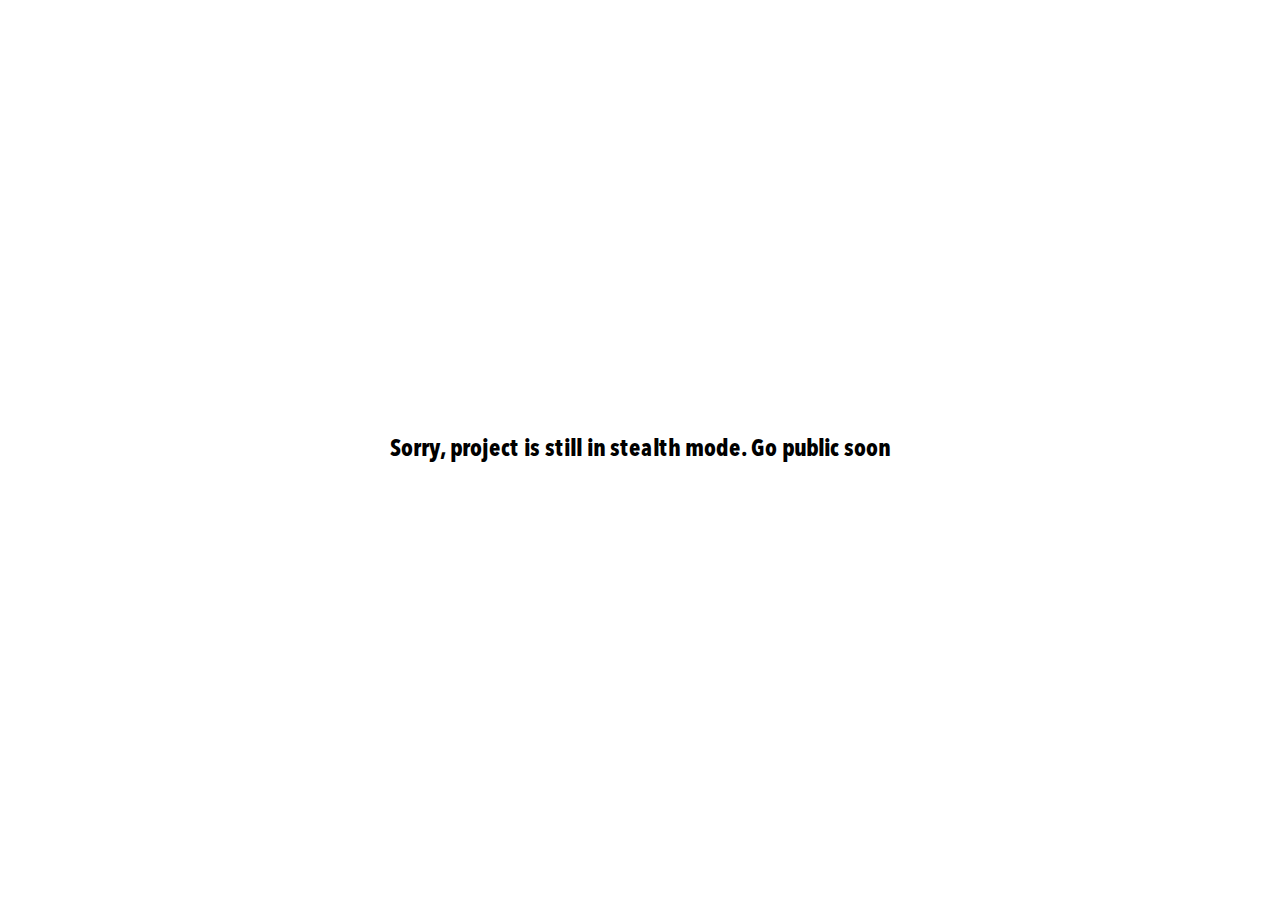
<file: akira.html>
<!DOCTYPE html>
<html lang="en" dir="ltr">

<head>
    <meta charset="utf-8">
    <title>Project Akira</title>
    <meta name="viewport" content="width=device-width,minimum-scale=1.0,maximum-scale=1.0,user-scalable=no">

    <link rel="shortcut icon" href="assets/favicon.ico" type="image/x-icon">
    <link rel="apple-touch-icon" sizes="180x180" href="assets/apple-touch-icon.png">
    <link rel="icon" type="image/png" sizes="32x32" href="assets/favicon-32x32.png">
    <link rel="icon" type="image/png" sizes="16x16" href="assets/favicon-16x16.png">

    <meta name="msapplication-TileColor" content="#da532c">
    <meta name="theme-color" content="#ffffff">
    <meta name="description" content="Project Akira">
    <meta property="og:title" content="Project Akira">
    <meta property="og:description"
        content="The beginning of a whole ecosystem for our community, Quality-focused, high-end avatars, ready for the Metaverse.">
    <meta property="og:type" content="website">
    <meta property="og:site_name" content="Project Akira">
    <meta property="og:url" content="https://jerrysu.net/akira.html">
    <meta itemprop="name" content="Project Akira">
    <meta itemprop="description"
        content="The beginning of a whole ecosystem for our community, Quality-focused, high-end avatars, ready for the Metaverse.">
    <meta itemprop="image" content="https://jerrysu.net/assets/akira-share.jpg">

    <link rel="stylesheet" href="style.css?version=0.1.0">
</head>

<body style="display: flex; justify-content: center;align-items: center; flex-direction: column;">
    <h2 style="font-family: AvenirBold">Sorry, project is still in stealth mode. Go public soon</h2>
</body>

</html>
</file>
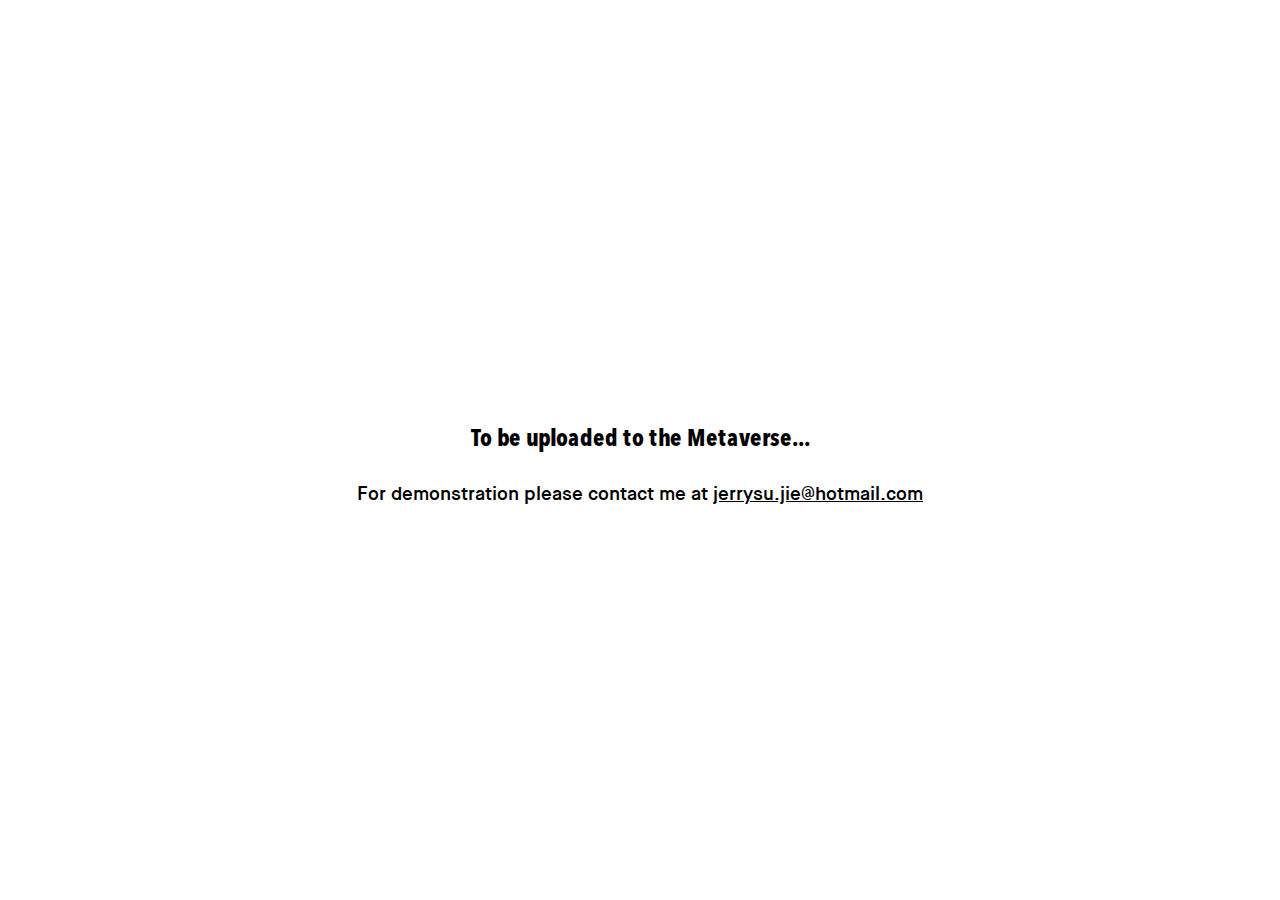
<file: earlier-projects.html>
<!DOCTYPE html>
<html lang="en" dir="ltr">

<head>
    <meta charset="utf-8">
    <title>Project Akira</title>
    <meta name="viewport" content="width=device-width,minimum-scale=1.0,maximum-scale=1.0,user-scalable=no">

    <link rel="shortcut icon" href="assets/favicon.ico" type="image/x-icon">
    <link rel="apple-touch-icon" sizes="180x180" href="assets/apple-touch-icon.png">
    <link rel="icon" type="image/png" sizes="32x32" href="assets/favicon-32x32.png">
    <link rel="icon" type="image/png" sizes="16x16" href="assets/favicon-16x16.png">

    <meta name="msapplication-TileColor" content="#da532c">
    <meta name="theme-color" content="#ffffff">
    <meta name="description" content="Project Akira">
    <meta property="og:title" content="Project Akira">
    <meta property="og:description"
        content="The beginning of a whole ecosystem for our community, Quality-focused, high-end avatars, ready for the Metaverse.">
    <meta property="og:type" content="website">
    <meta property="og:site_name" content="Project Akira">
    <meta property="og:url" content="https://jerrysu.net/akira.html">
    <meta itemprop="name" content="Project Akira">
    <meta itemprop="description"
        content="The beginning of a whole ecosystem for our community, Quality-focused, high-end avatars, ready for the Metaverse.">
    <meta itemprop="image" content="https://jerrysu.net/assets/akira-share.jpg">

    <link rel="stylesheet" href="style.css?version=0.1.0">
</head>

<body style="display: flex; justify-content: center;align-items: center; flex-direction: column;">
    <h2 style="font-family: AvenirBold; margin: 2rem">To be uploaded to the Metaverse...</h2>
    <p style="font-family: MaisonDemiDemi; font-size: 1.2rem">For demonstration please contact me at <a href="mailto:someone@example.com">jerrysu.jie@hotmail.com</a></p>
</body>

</html>
</file>
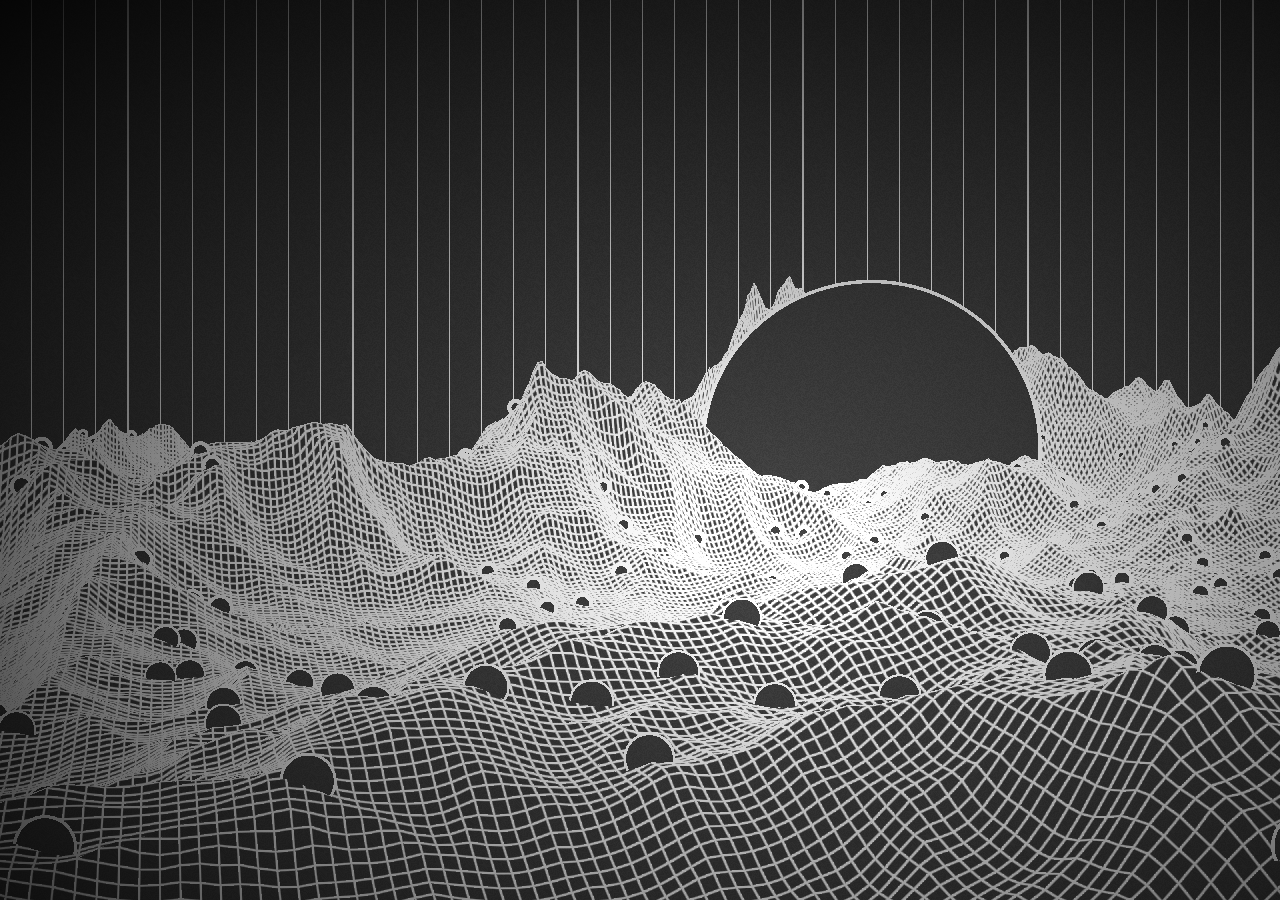
<file: lunar.html>
<!DOCTYPE html>
<html>

<head>
    <meta charset="utf-8">
    <meta name="viewport" content="">
    <script type="text/javascript">
        (function (doc) {

            var addEvent = 'addEventListener',
                type = 'gesturestart',
                qsa = 'querySelectorAll',
                scales = [.8, .8],
                meta = qsa in doc ? doc[qsa]('meta[name=viewport]') : [];

            function fix() {
                meta.content = 'width=device-width,minimum-scale=' + scales[0] + ',maximum-scale=' + scales[1];
                doc.removeEventListener(type, fix, true);
            }

            if ((meta = meta[meta.length - 1]) && addEvent in doc) {
                fix();
                scales = [.9, .9];
                doc[addEvent](type, fix, true);
            }
        }(document));
    </script>
    <title>Lunar Terrain Simulation | 探月地貌模拟</title>

    <meta name="description" content="Jerry XR Lab / Creative Technologist / WebXR Dev">

    <meta property="og:title" content="Jerry XR Lab / Creative Technologist / WebXR Dev">
    <meta property="og:description" content="Jerry XR Lab / Creative Technologist / WebXR Dev based in London.">
    <meta property="og:type" content="website" />
    <meta property="og:image" content="http://jerry.ninja/assets/fb2.jpg">
    <meta property="og:image:type" content="image/jpeg">
    <meta property="og:image:width" content="1230">
    <meta property="og:image:height" content="600">
    <meta property="og:site_name" content="Jerry XR Lab / Creative Technologist / WebXR Dev">
    <meta property="og:url" content="https://jerrysu.net">

    <meta itemprop="name" content="Jerry XR Lab / Creative Technologist / WebXR Dev">
    <meta itemprop="description" content="Jerry XR Lab / Creative Technologist / WebXR Dev">
    <meta itemprop="image" content="http://jerry.ninja/assets/fb2.jpg">

    <link rel="shortcut icon" href="media/favicon.ico" type="image/x-icon">
    <link rel="icon" href="media/favicon.ico" type="image/x-icon">

    <meta name="author" content="Jerry Su">

    <link rel="stylesheet" href="style.css?version=0.1.0">


</head>

<body>
    <div class='fonts-load'>

        <div style="font-family:'maisonneue-demi-webfont'">&nbsp;</div>

    </div>

    <div class='wrapper'></div>

    <script src="js/lunar.bundle.js?version=0.1.0"></script>

</body>

</html>
</file>
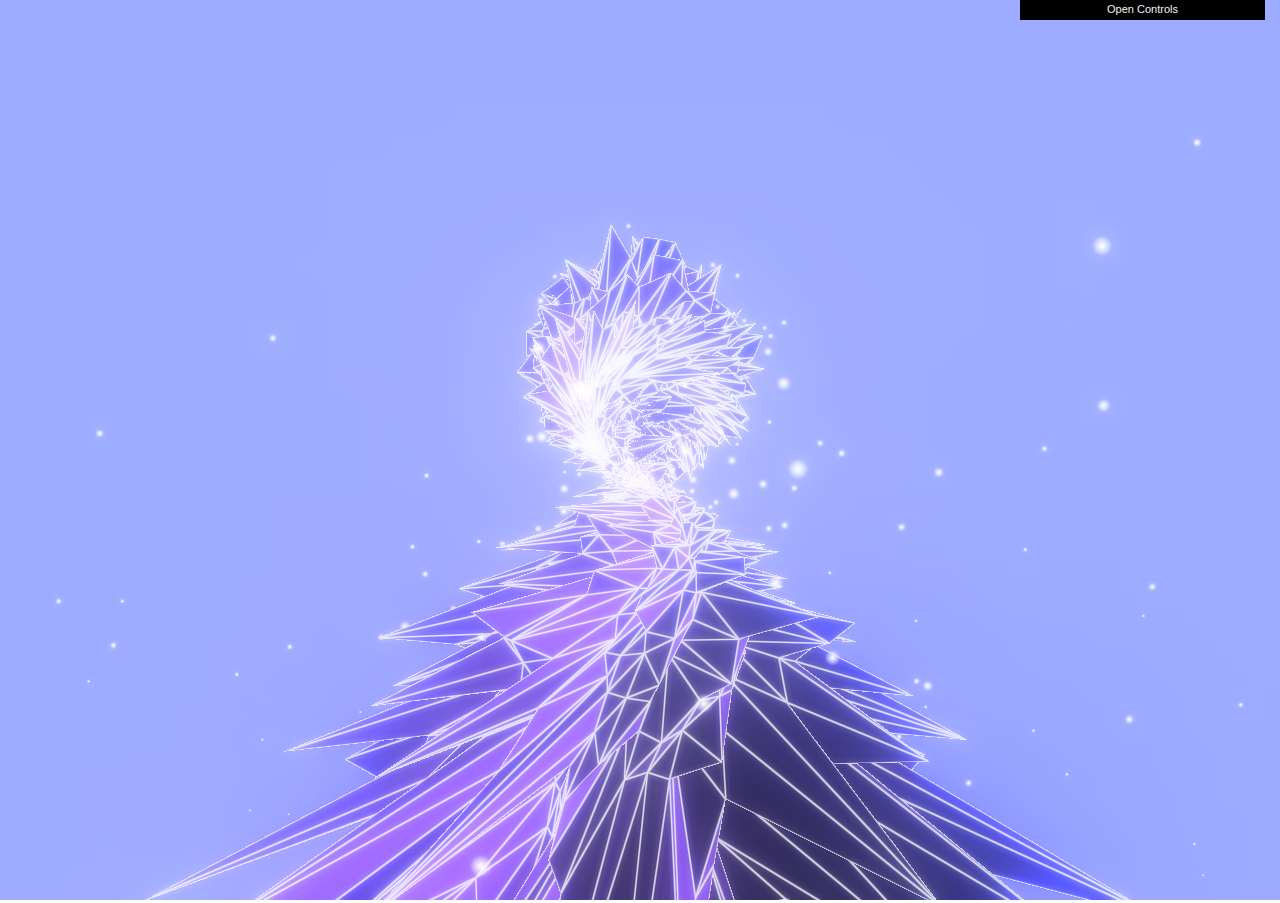
<file: tornado.html>
<!DOCTYPE html>
<html>
    <head>
        <meta charset="utf-8">
        <meta name="viewport" content="">
        <script type="text/javascript">
            (function(doc) {

                var addEvent = 'addEventListener',
                    type = 'gesturestart',
                    qsa = 'querySelectorAll',
                    scales = [.8, .8],
                    meta = qsa in doc ? doc[qsa]('meta[name=viewport]') : [];

                function fix() {
                    meta.content = 'width=device-width,minimum-scale=' + scales[0] + ',maximum-scale=' + scales[1];
                    doc.removeEventListener(type, fix, true);
                }

                if ((meta = meta[meta.length - 1]) && addEvent in doc) {
                    fix();
                    scales = [.9, .9];
                    doc[addEvent](type, fix, true);
                }
            }(document));
        </script>
        <title>Tornado | 龙卷风</title>

        <meta name="description" content="Jerry XR Lab/ Creative Technologist / AR/MR/VR">

        <meta property="og:title" content="Jerry XR Lab/ Creative Technologist / AR/MR/VR">
        <meta property="og:description" content="Jerry XR Lab/ Creative Technologist / AR/MR/VR / based in Shenzhen/Guangzhou.">
        <meta property="og:type"  content="website" /> 
        <meta property="og:image" content="http://jerry.ninja/assets/fb2.jpg">
        <meta property="og:image:type" content="image/jpeg">
        <meta property="og:image:width" content="1230">
        <meta property="og:image:height" content="600">
        <meta property="og:site_name" content="Jerry XR Lab/ Creative Technologist / AR/MR/VR">
        <meta property="og:url" content="http://jerrysu.net">

        <meta itemprop="name" content="Jerry XR Lab/ Creative Technologist / AR/MR/VR">
        <meta itemprop="description" content="Jerry XR Lab/ Creative Technologist / AR/MR/VR ">
        <meta itemprop="image" content="http://jerry.ninja/assets/fb2.jpg">

        <link rel="shortcut icon" href="assets/favicon.ico" type="image/x-icon">
        <link rel="apple-touch-icon" sizes="180x180" href="assets/apple-touch-icon.png">
        <link rel="icon" type="image/png" sizes="32x32" href="assets/favicon-32x32.png">
        <link rel="icon" type="image/png" sizes="16x16" href="assets/favicon-16x16.png">
        <!-- TODO site manifest -->
        <!-- <link rel="manifest" href="assets/site.webmanifest"> -->

        <meta name="author" content="Jerry XR Lab">
        
        <link rel="stylesheet" href="tornado.css?version=1.0">


    </head>

    <body>

        <div class='fonts-load'>

          <div style="font-family:'maisonneue-demi-webfont'">&nbsp;</div>

        </div>


        <div class='wrapper'></div>
 

        <script src="js/tornado.bundle.js?version=1.0"></script>     
       
    </body>
    
</html>
</file>
<file: style.css>
@font-face {
    font-family: AvenirBold;
    font-style: normal;
    src: url("assets/AvenirNextLTPro-BoldCn.ttf")
}

@font-face {
    font-family: AvenirLight;
    font-style: normal;
    src: url("assets/avenirnextltpro-ultltcn.ttf")
}

@font-face {
    font-family: MaisonBook;
    font-style: normal;
    src: url("assets/MaisonNeue-Bold.ttf")
}

@font-face {
    font-family: MaisonDemiDemi;
    font-style: normal;
    src: url("assets/maisonneue-demi-webfont.ttf")
}

h1 {
    font-weight: initial
}

h2 {
    font-weight: initial
}

p {
    font-weight: initial
}

html {
    box-sizing: border-box;
    border-collapse: collapse;
    line-height: 1;
    font-family: sans-serif
}

* {
    margin: 0;
    padding: 0;
    border-collapse: inherit
}

*,*:before,*:after {
    box-sizing: inherit
}

body {
    position: relative
}

[hidden] {
    display: none !important
}

ul,ol,menu {
    list-style: none
}

a {
    color: inherit
}

fieldset {
    border: none
}

body {
    position: absolute;
    width: 100%;
    height: 100%;
    background-color: #fff;
    overflow: hidden;
    -webkit-appearance: none
}

body::-webkit-scrollbar {
    width: 0
}

body::-webkit-scrollbar-track-piece {
    background-color: transparent;
    -webkit-border-radius: 6px
}

.overflow {
    overflow: hidden
}

.wrapper {
    width: 100%;
    height: 100%
}

.scroll .wrapper {
    margin-bottom: 200px
}

.main {
    width: 100%;
    height: 100%;
}

.main canvas {
    position: absolute;
    margin: auto;
    display: block;
    -webkit-transform: translateY(-50%) translateX(-50%);
    transform: translateY(-50%) translateX(-50%);
    top: 50%;
    left: 50%;
    background-color: #000;
    opacity: 0;
    -webkit-transition: opacity 2s;
    transition: opacity 2s
}

#title-container {
    pointer-events: none;
    position: absolute;
    color: #000;
    line-height: 30px;
    top: 0;
    margin: auto;
    text-align: center;
    display: block;
    left: 0;
    right: 0;
    margin: auto;
    top: 128px;
    text-transform: uppercase;
    text-rendering: geometricPrecision;
}

#title-container h1 {
    font-size: 40px;
    letter-spacing: 5px;
    font-family: AvenirBold
}

#title-container h2 {
    font-family: AvenirLight;
    font-size: 23px;
    letter-spacing: 3.9px;
    line-height: 5px;
    margin-top: 25px;
    margin-bottom: 3px
}

#title-container #sub-jap {
    font-family: AvenirLight;
    font-size: 17px;
    letter-spacing: 1px;
    line-height: 38px;
    font-weight: 100
}

#title-container p {
    font-family: AvenirLight;
    margin-left: 3px;
    font-size: 15px;
    letter-spacing: 1px;
    line-height: 21px
}

@media only screen and (max-width: 375px) {
    .phone #title-container {
        top:80px;
    }

    .phone #title-container h1 {
        font-size: 30px;
        line-height: 10px
    }

    .phone #title-container h2 {
        font-size: 16.8px;
        margin-top: 20px
    }

    .phone #title-container #sub-jap {
        font-size: 12.6px;
        line-height: 30px
    }

    .phone #title-container p {
        font-size: 11.16px
    }
}

@media only screen and (max-width: 320px) {
    .phone #title-container {
        top:80px;
    }

    .phone #title-container h1 {
        font-size: 25px;
        line-height: 10px
    }

    .phone #title-container h2 {
        font-size: 14px;
        margin-top: 20px
    }

    .phone #title-container #sub-jap {
        font-size: 10.5px;
        line-height: 30px
    }

    .phone #title-container p {
        font-size: 9.3px
    }
}

.landscape #title-container {
    top: 50px !important
}

#img-container {
    display: none;
    position: fixed;
    width: 380px;
    height: 110px;
    text-align: center;
    right: -100px;
    bottom: 3px;
    z-index: 50;
    margin: auto;
    -webkit-transform: scale(.5);
    transform: scale(.5);
    opacity: 0;
    -webkit-transition: opacity 1s;
    transition: opacity 1s;
}

#img-container a {
    color: #000;
    cursor: pointer;
    margin: 0;
    margin-right: 20px;
    width: 70px;
    height: 70px;
    display: inline-block;
    background-size: 100%
}

.phone #img-container {
    -webkit-transform: scale(.4);
    transform: scale(.4);
    text-align: initial;
    left: calc(100% - 290px);
    margin: initial;
    bottom: -15px
}

.fonts-load {
    opacity: 0;
    width: 0;
    height: 0
}

#linkedin {
    background-image: url("../media/social/linkedin_hover.png");
    -webkit-filter: grayscale(100%);
    filter: grayscale(100%);
    background-size: 120% 120%;
    background-position: center;
    border-radius: 50%;
    border: 1px solid #000;
    background-repeat: no-repeat;
}

#linkedin:hover {
    background-image: url("../media/social/linkedin.png")
}

#codepen {
    background-image: url("../media/social/codepen_hover.png");
    -webkit-filter: grayscale(100%);
    filter: grayscale(100%);
    background-size: 120% 120%;
    background-position: center;
    border-radius: 50%;
    border: 1px solid #000;
    background-repeat: no-repeat;
}

#codepen:hover {
    background-image: url("../media/social/codepen.png")
}

#twitter {
    background-image: url("../media/social/twitter_hover.png");
    -webkit-filter: grayscale(100%);
    filter: grayscale(100%);
    background-size: 120% 120%;
    background-position: center;
    border-radius: 50%;
    border: 1px solid #000;
    background-repeat: no-repeat
}

#twitter:hover {
    background-image: url("../media/social/twitter.png")
}

#tumblr {
    background-image: url("../media/social/tumblr_hover.png");
    -webkit-filter: grayscale(100%);
    filter: grayscale(100%);
    background-size: 120% 120%;
    background-position: center;
    border-radius: 50%;
    border: 1px solid #000;
    background-repeat: no-repeat;
}

#tumblr:hover {
    background-image: url("../media/social/tumblr.png")
}

.init {
    font-family: Avenir;
    color: #000;
    position: absolute;
    top: 25px;
    left: 25px
}

.hue-field {
    position: absolute
}

.available {
    position: fixed;
    z-index: 100;
    top: -2px;
    left: 25px;
    padding: 0;
    opacity: 0;
}

.available .available-text {
    text-rendering: geometricPrecision;
    font-family: AvenirLight;
    color: #000;
    font-size: 14px;
    display: inline-block;
    text-transform: initial
}

.available .available-status {
    width: 5px;
    height: 5px;
    border-radius: 50%;
    display: inline-block;
    margin-bottom: 1px
}

.available.on .available-status {
    background-color: #37eb15
}

.available.off .available-status {
    background-color: #f00
}

.caroussel .caroussel-content {
    width: 100%;
    height: 100%;
    display: none
}

.video-container {
    overflow: hidden;
    width: 100%;
    height: 100%
}

.labbutton {
    color: #000;
    position: absolute;
    bottom: 50px;
    left: 0;
    right: 0;
    display: block;
    margin: auto;
    text-align: center;
    cursor: pointer;
    padding: 10px;
    font-size: 12px;
    text-transform: uppercase;
    padding: 12px;
    border: 1px solid #000;
    width: 150px;
    opacity: 0;
    -webkit-transition: opacity 1s;
    transition: opacity 1s;
    overflow: hidden;
    font-family: MaisonDemiDemi;
    font-weight: 100;
    font-style: initial;
    text-rendering: geometricPrecision;
}

.labbutton:after {
    background: #000;
    content: "";
    height: 155px;
    left: -75px;
    opacity: .7;
    position: absolute;
    top: -50px;
    -webkit-transform: rotate(35deg);
    transform: rotate(35deg);
    -webkit-transition: all 550ms cubic-bezier(.19,1,.22,1);
    transition: all 550ms cubic-bezier(.19,1,.22,1);
    width: 50px;
    z-index: 10
}

.labbutton:hover:after {
    left: 120%;
    -webkit-transition: all 550ms cubic-bezier(.19,1,.22,1);
    transition: all 550ms cubic-bezier(.19,1,.22,1)
}

.visit {
    text-decoration: none !important;
    color: #fff;
    position: fixed;
    bottom: 99px;
    right: 55px;
    display: block;
    margin: auto;
    text-align: center;
    cursor: pointer;
    padding: 10px;
    font-size: 9px;
    text-transform: uppercase;
    padding: 8px;
    border: 1px solid #000;
    width: 90px;
    -webkit-transition: opacity 1s;
    transition: opacity 1s;
    overflow: hidden;
    font-family: MaisonDemiDemi;
    font-weight: 100;
    font-style: initial;
    text-rendering: geometricPrecision;
    opacity: 0;
    -webkit-transition: color 1s,border-color 1s,opacity 1s;
    transition: color 1s,border-color 1s,opacity 1s;
    color: #000
}

.visit:after {
    background: #fff;
    content: "";
    height: 155px;
    left: -75px;
    opacity: .7;
    position: absolute;
    top: -50px;
    -webkit-transform: rotate(35deg);
    transform: rotate(35deg);
    -webkit-transition: all 550ms cubic-bezier(.19,1,.22,1);
    transition: all 550ms cubic-bezier(.19,1,.22,1);
    width: 50px;
    z-index: 10
}

.visit:hover:after {
    left: 120%;
    -webkit-transition: all 550ms cubic-bezier(.19,1,.22,1);
    transition: all 550ms cubic-bezier(.19,1,.22,1)
}

.phone .visit {
    -webkit-transform: scale(.9);
    transform: scale(.9);
    right: 33px;
    bottom: 73px
}

.black {
    color: #000;
    border: 1px solid #000;
}

.black:after {
    background: #000
}

.project {
    position: relative;
    width: 100%;
    height: 100%;
    margin: auto;
    margin-bottom: 200px;
}

.project video {
    -webkit-transition: opacity .2s;
    transition: opacity .2s
}

.desktop .hoverInfos {
    left: -40px
}

.hoverInfos {
    display: none;
    pointer-events: none;
    position: absolute;
    text-rendering: geometricPrecision;
    cursor: default;
    pointer-events: none;
    width: 100%;
    top: 0;
    height: 100%;
    z-index: 50;
    font-weight: 0;
    font-style: initial;
}

.hoverInfos.light {
    color: #000
}

.hoverInfos h1 {
    font-family: MaisonDemiDemi;
    text-rendering: geometricPrecision;
    z-index: 50;
    font-size: 66px
}

.hoverInfos h2 {
    font-family: MaisonDemiDemi;
    text-rendering: geometricPrecision;
    z-index: 50;
    margin-top: 5px;
    margin-left: 3px;
    font-size: 32px
}

.hoverInfos .description {
    text-rendering: geometricPrecision;
    font-family: MaisonBook;
    top: 69px;
    font-size: 18px;
    color: #1a1a1a;
    z-index: 50;
    padding: 5px 0;
    top: 68px;
    left: -29px;
    text-transform: uppercase;
    margin-left: 4px;
    line-height: 22px;
}

.hoverInfos .description span {
    color: #696969;
    margin: 5px 0;
    display: inline-block
}

.hoverInfos .status {
    text-rendering: geometricPrecision;
    font-size: 18px;
    color: #1a1a1a;
    z-index: 50;
    padding: 5px 0;
    bottom: 63px;
    text-transform: uppercase;
    position: absolute;
    text-align: left;
    font-weight: 0;
    font-style: initial
}

.hoverInfos .prices {
    font-family: MaisonDemiDemi;
    text-rendering: geometricPrecision;
    font-size: 13px;
    color: #1a1a1a;
    z-index: 50;
    bottom: 63px;
    margin-top: 32px;
    text-transform: uppercase;
    text-align: left;
    font-weight: 0;
    font-style: initial
}

.hoverInfos .bar {
    height: 1px;
    width: 84px;
    margin-left: 5px;
    margin-bottom: 10px;
    margin-top: 10%;
    background-color: #000;
    -webkit-transform-origin: 0% 0%;
    transform-origin: 0% 0%;
    -webkit-transform: scaleX(0);
    transform: scaleX(0)
}

.hoverInfos .number {
    letter-spacing: 1px;
    font-size: 9px;
    left: 23px;
    bottom: 39%;
    -webkit-transform: rotate(-90deg);
    transform: rotate(-90deg)
}

.hoverInfos .button-container {
    top: 215px;
    position: absolute;
    z-index: 50;
    left: -32px
}

.hoverInfos .button {
    pointer-events: all;
    padding: 4px 25px;
    text-align: center;
    height: 30px;
    margin: auto;
    border-radius: 30px;
    border: 1px solid #d8d8d7;
    cursor: pointer;
    display: inline-block;
    font-family: MaisonBook;
    color: #1a1a1a;
    font-size: 10px;
    line-height: 31px;
    text-transform: uppercase;
    letter-spacing: 1px;
    cursor: pointer
}

@media only screen and (max-width: 320px) {
    .phone .hoverInfos .description {
        font-size:13px;
        line-height: 18px
    }

    .phone .hoverInfos h1 {
        font-size: 45px
    }

    .phone .hoverInfos h2 {
        font-size: 25px
    }

    .phone .hoverInfos .btn {
        -webkit-transform: scale(.8);
        transform: scale(.8);
        -webkit-transform-origin: 0% 50%;
        transform-origin: 0% 50%;
        margin-top: 12px
    }

    .phone .hoverInfos .prices {
        font-size: 11px
    }
}

.btn {
    border: #1a1a1a 1px solid;
    overflow: hidden;
    position: relative;
    pointer-events: all;
}

.btn span {
    z-index: 20
}

.btn:after {
    background: #000;
    content: "";
    height: 155px;
    left: -75px;
    opacity: .2;
    position: absolute;
    top: -50px;
    -webkit-transform: rotate(35deg);
    transform: rotate(35deg);
    -webkit-transition: all 550ms cubic-bezier(.19,1,.22,1);
    transition: all 550ms cubic-bezier(.19,1,.22,1);
    width: 50px;
    z-index: -10
}

.btn {
    pointer-events: auto;
    color: #1a1a1a;
    cursor: pointer;
    display: block;
    font-size: 16px;
    font-weight: 0;
    line-height: 45px;
    padding: 3px 5px;
    margin-top: 30px;
    white-space: no-break;
    position: relative;
    text-decoration: none;
    text-transform: uppercase;
    vertical-align: middle;
    width: 200px;
    box-sizing: border-box;
    font-family: MaisonDemiDemi;
    text-align: center;
}

.btn:hover {
    text-decoration: none
}

.btn:hover:after {
    left: 120%;
    -webkit-transition: all 550ms cubic-bezier(.19,1,.22,1);
    transition: all 550ms cubic-bezier(.19,1,.22,1)
}

.portrait .hoverInfos {
    -webkit-transform-origin: 0% 50%;
    transform-origin: 0% 50%;
    margin-top: 0;
    -webkit-transform: translateX(-30px) scale(.8);
    transform: translateX(-30px) scale(.8);
}

.portrait .hoverInfos h2 {
    font-size: 20px
}

.portrait .hoverInfos .prices {
    left: 0;
    text-align: left
}

.phone.portrait .prices {
    bottom: 29px !important
}

.phone.landscape {
    display: none
}

.phone .hoverInfos h1 {
    font-size: 48px;
    margin-bottom: 20px
}

@media only screen and (max-width: 320px) {
    .prices {
        display:none
    }
}

.landscape .hoverInfos {
    margin-top: 0;
    -webkit-transform-origin: 0% 0%;
    transform-origin: 0% 0%;
    -webkit-transform: scale(.6);
    transform: scale(.6)
}

.all-animated {
    opacity: 0
}
</file>
<file: tornado.css>
@font-face{font-family:AvenirBold;font-style:normal;src:url("../media/fonts/AvenirNextLTPro-BoldCn.ttf")}@font-face{font-family:AvenirLight;font-style:normal;src:url("../media/fonts/avenirnextltpro-ultltcn.ttf")}@font-face{font-family:MaisonBook;font-style:normal;src:url("../media/fonts/Maison/MaisonNeue-Bold.ttf")}@font-face{font-family:MaisonDemiDemi;font-style:normal;src:url("../media/fonts/maisonneue-demi-webfont.ttf")}h1{font-weight:initial}h2{font-weight:initial}p{font-weight:initial}html{box-sizing:border-box;border-collapse:collapse;line-height:1;font-family:sans-serif}*{margin:0;padding:0;border-collapse:inherit}*,*:before,*:after{box-sizing:inherit}body{position:relative}[hidden]{display:none !important}ul,ol,menu{list-style:none}a{color:inherit}fieldset{border:none}body{position:absolute;width:100%;height:100%;background-color:#fff;overflow:hidden}.wrapper{width:100%;height:100%}.scroll .wrapper{margin-bottom:200px}#title-container{pointer-events:none;position:absolute;color:#fff;line-height:30px;top:0;margin:auto;text-align:center;display:block;left:0;right:0;margin:auto;top:160px;text-transform:uppercase;}#title-container h1{font-size:42px;letter-spacing:5px;font-family:AvenirBold}#title-container h2{font-family:AvenirLight;font-size:28px;letter-spacing:1px;line-height:50px;margin-bottom:10px}#title-container p{font-family:AvenirLight;margin-left:3px;font-size:18px;letter-spacing:1px;line-height:25px}#img-container{display:none;position:fixed;width:380px;height:110px;text-align:center;right:-54px;bottom:3px;z-index:50;margin:auto;-webkit-transform:scale(.5);transform:scale(.5);opacity:0;transition:opacity 1s}#img-container a{cursor:pointer;margin:0;margin-right:20px;width:70px;height:70px;display:inline-block;background-size:100%}.fonts-load{opacity:0;width:0;height:0}#linkedin{background-image:url("../media/social/linkedin_hover.png");-webkit-filter:grayscale(100%);filter:grayscale(100%);background-size:120% 120%;background-position:center;border-radius:50%;border:1px solid #000;background-repeat:no-repeat;}#linkedin:hover{background-image:url("../media/social/linkedin.png")}#codepen{background-image:url("../media/social/codepen_hover.png");-webkit-filter:grayscale(100%);filter:grayscale(100%);background-size:120% 120%;background-position:center;border-radius:50%;border:1px solid #000;background-repeat:no-repeat;}#codepen:hover{background-image:url("../media/social/codepen.png")}#twitter{background-image:url("../media/social/twitter_hover.png");-webkit-filter:grayscale(100%);filter:grayscale(100%);background-size:120% 120%;background-position:center;border-radius:50%;border:1px solid #000;background-repeat:no-repeat}#twitter:hover{background-image:url("../media/social/twitter.png")}#tumblr{background-image:url("../media/social/tumblr_hover.png");-webkit-filter:grayscale(100%);filter:grayscale(100%);background-size:120% 120%;background-position:center;border-radius:50%;border:1px solid #000;background-repeat:no-repeat;}#tumblr:hover{background-image:url("../media/social/tumblr.png")}.init{font-family:Avenir;color:#000;position:absolute;top:25px;left:25px}.hue-field{position:absolute}.caroussel .caroussel-content{width:100%;height:100%;display:none}.video-container{overflow:hidden;width:100%;height:100%}.labbutton{color:#fff;position:absolute;bottom:50px;left:0;right:0;display:block;margin:auto;text-align:center;cursor:pointer;padding:10px;font-size:12px;text-transform:uppercase;padding:12px;border:1px solid #fff;width:150px;transition:opacity 1s;overflow:hidden;font-family:MaisonDemiDemi;font-weight:100;font-style:initial;text-rendering:geometricPrecision;}.labbutton:after{background:#fff;content:"";height:155px;left:-75px;opacity:.7;position:absolute;top:-50px;-webkit-transform:rotate(35deg);transform:rotate(35deg);transition:all 550ms cubic-bezier(.19,1,.22,1);width:50px;z-index:10}.labbutton:hover:after{left:120%;transition:all 550ms cubic-bezier(.19,1,.22,1)}.visit{text-decoration:none !important;color:#fff;position:absolute;z-index:10000;bottom:20px;right:20px;display:block;margin:auto;text-align:center;cursor:pointer;padding:10px;font-size:9px;text-transform:uppercase;padding:8px;border:1px solid #fff;width:90px;transition:opacity 1s;overflow:hidden;z-index:1000;font-family:MaisonDemiDemi;font-weight:100;font-style:initial;text-rendering:geometricPrecision;transition:color 1s,border-color 1s,opacity 1s}.visit:after{background:#fff;content:"";height:155px;left:-75px;opacity:.7;position:absolute;top:-50px;-webkit-transform:rotate(35deg);transform:rotate(35deg);transition:all 550ms cubic-bezier(.19,1,.22,1);width:50px;z-index:10}.visit:hover:after{left:120%;transition:all 550ms cubic-bezier(.19,1,.22,1)}.black{color:#000;border:1px solid #000;}.black:after{background:#000}.project{position:relative;width:100%;height:100%;margin:auto;margin-bottom:200px;}.project video{transition:opacity .2s}
</file>
